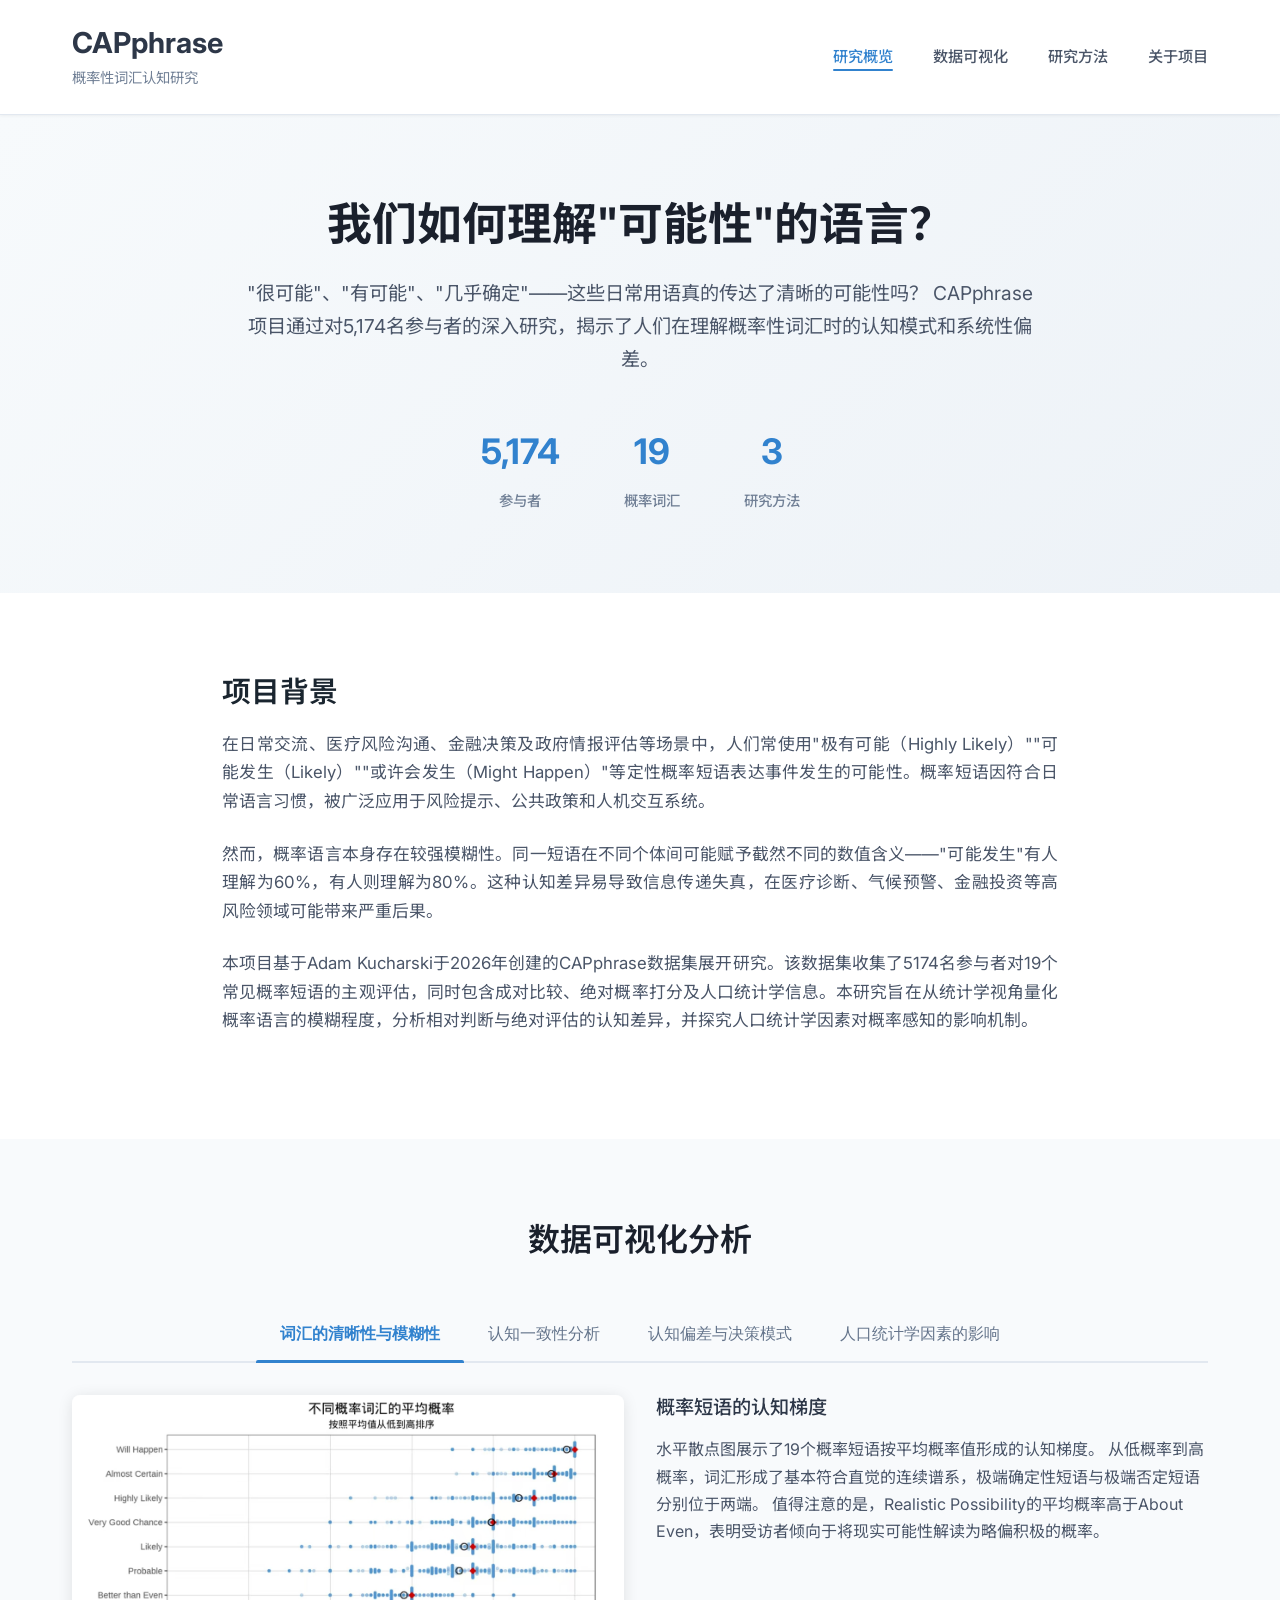
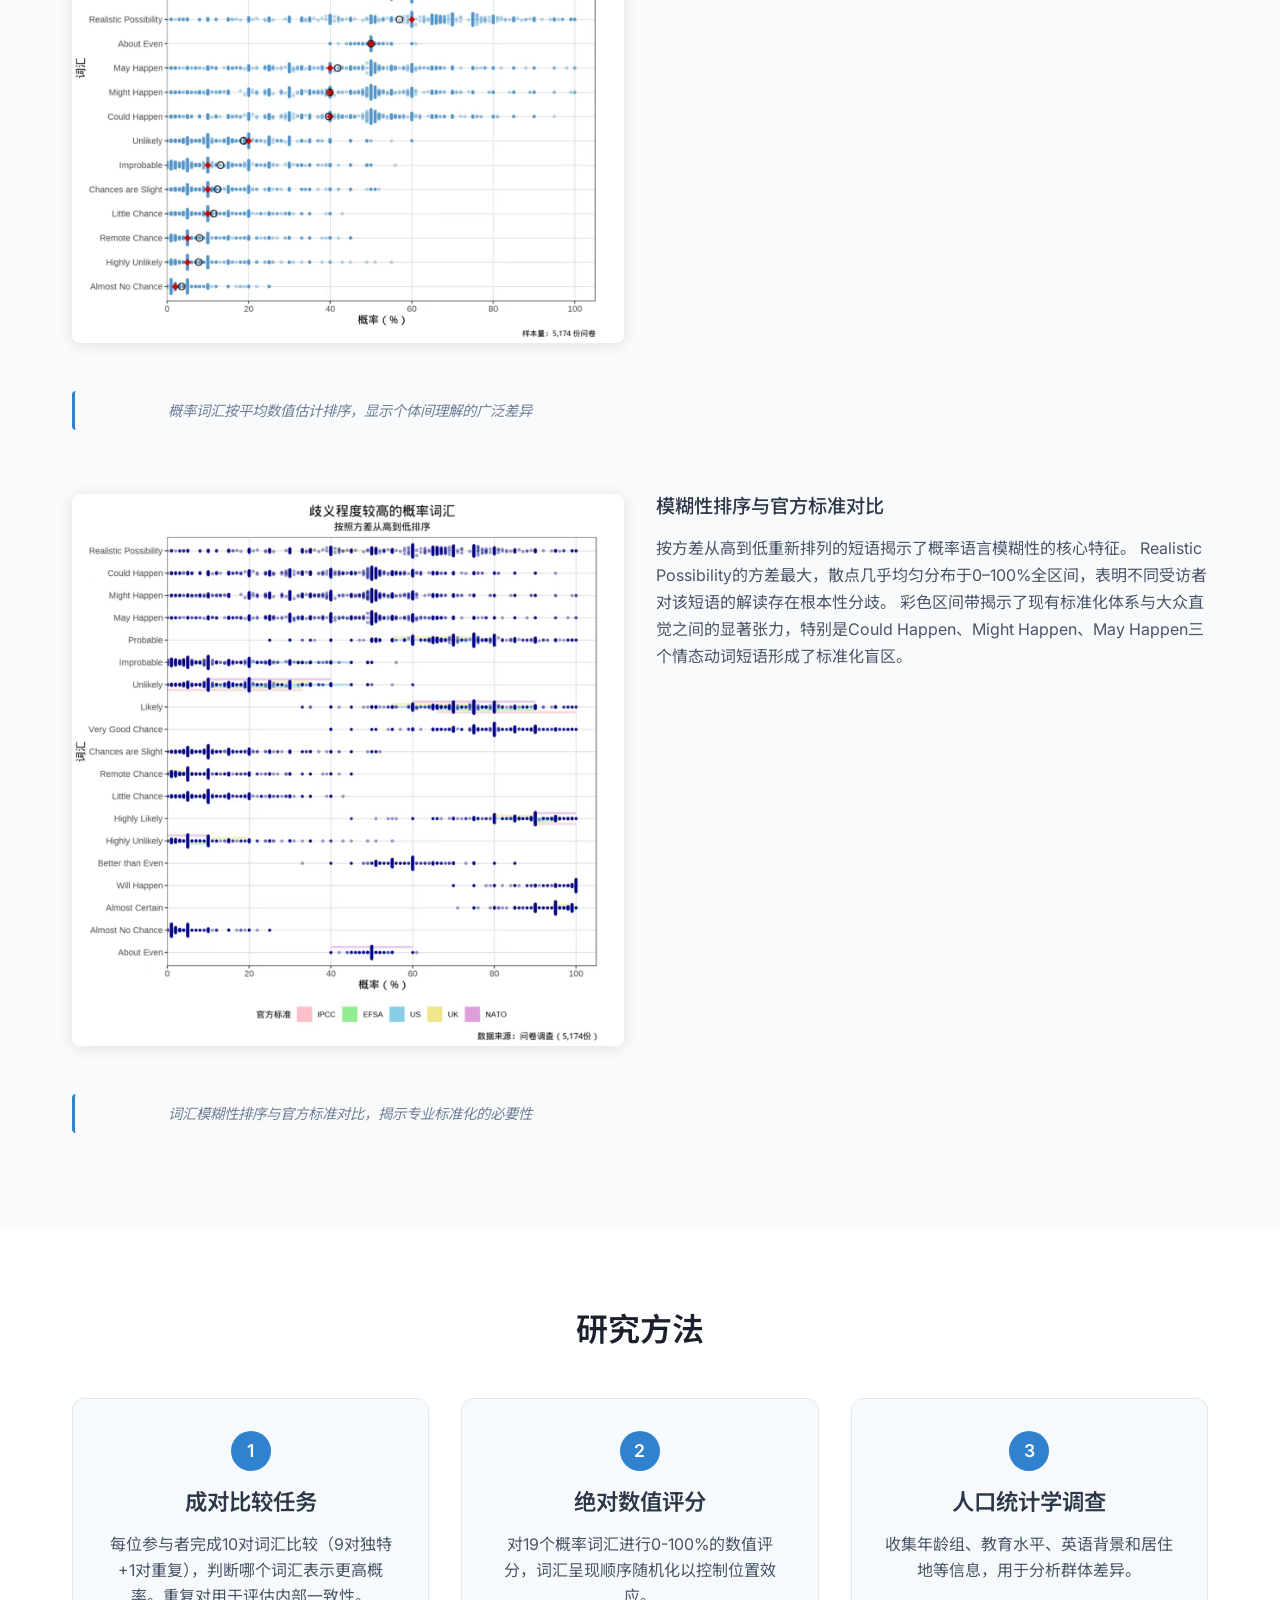
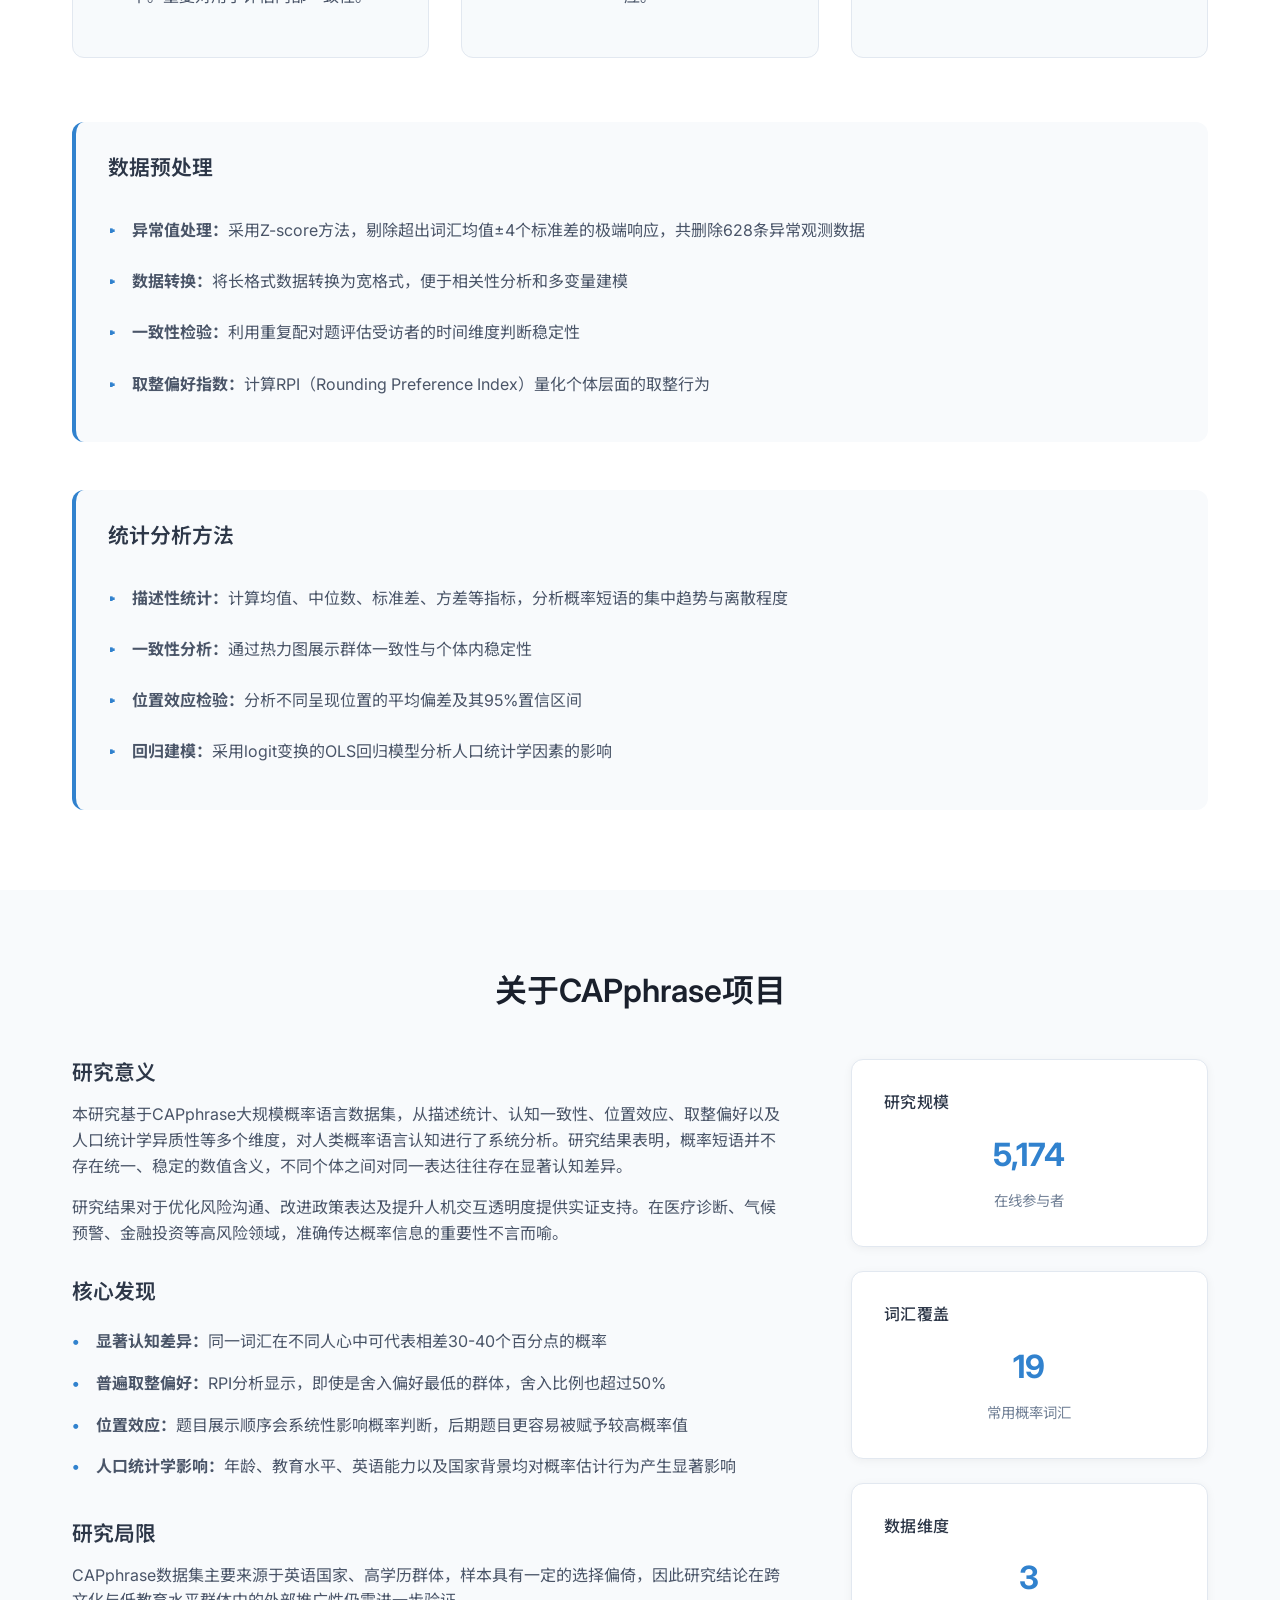
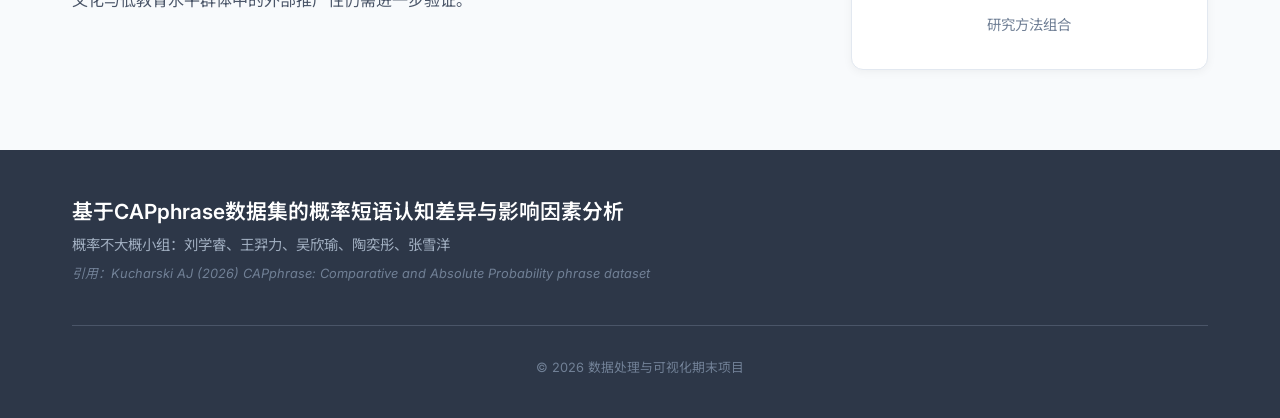
<file: index.html>
<!DOCTYPE html>
<html lang="zh-CN">
<head>
    <meta charset="UTF-8">
    <meta name="viewport" content="width=device-width, initial-scale=1.0">
    <title>基于CAPphrase数据集的概率短语认知差异与影响因素分析</title>
    <meta name="description" content="探索人们如何理解和解释常见概率性词汇的科学研究项目">
    <link rel="stylesheet" href="styles.css">
    <link href="https://fonts.googleapis.com/css2?family=Inter:wght@300;400;500;600;700&family=Noto+Sans+SC:wght@300;400;500;600;700&display=swap" rel="stylesheet">
</head>
<body>
    <header class="header">
        <div class="container">
            <nav class="nav">
                <div class="logo">
                    <h1>CAPphrase</h1>
                    <span class="subtitle">概率性词汇认知研究</span>
                </div>
                <ul class="nav-links">
                    <li><a href="#overview">研究概览</a></li>
                    <li><a href="#visualizations">数据可视化</a></li>
                    <li><a href="#methods">研究方法</a></li>
                    <li><a href="#about">关于项目</a></li>
                </ul>
            </nav>
        </div>
    </header>

    <main>
        <section id="overview" class="hero">
            <div class="container">
                <div class="hero-content">
                    <h2 class="hero-title">我们如何理解"可能性"的语言？</h2>
                    <p class="hero-lead">
                        "很可能"、"有可能"、"几乎确定"——这些日常用语真的传达了清晰的可能性吗？
                        CAPphrase项目通过对5,174名参与者的深入研究，揭示了人们在理解概率性词汇时的认知模式和系统性偏差。
                    </p>
                    <div class="hero-stats">
                        <div class="stat-item">
                            <span class="stat-number">5,174</span>
                            <span class="stat-label">参与者</span>
                        </div>
                        <div class="stat-item">
                            <span class="stat-number">19</span>
                            <span class="stat-label">概率词汇</span>
                        </div>
                        <div class="stat-item">
                            <span class="stat-number">3</span>
                            <span class="stat-label">研究方法</span>
                        </div>
                    </div>
                </div>
            </div>
        </section>

        <section class="intro">
            <div class="container">
                <div class="intro-text-full">
                    <h3>项目背景</h3>
                    <p>
                        在日常交流、医疗风险沟通、金融决策及政府情报评估等场景中，人们常使用"极有可能（Highly Likely）""可能发生（Likely）""或许会发生（Might Happen）"等定性概率短语表达事件发生的可能性。概率短语因符合日常语言习惯，被广泛应用于风险提示、公共政策和人机交互系统。
                    </p>
                    <p>
                        然而，概率语言本身存在较强模糊性。同一短语在不同个体间可能赋予截然不同的数值含义——"可能发生"有人理解为60%，有人则理解为80%。这种认知差异易导致信息传递失真，在医疗诊断、气候预警、金融投资等高风险领域可能带来严重后果。
                    </p>
                    <p>
                        本项目基于Adam Kucharski于2026年创建的CAPphrase数据集展开研究。该数据集收集了5174名参与者对19个常见概率短语的主观评估，同时包含成对比较、绝对概率打分及人口统计学信息。本研究旨在从统计学视角量化概率语言的模糊程度，分析相对判断与绝对评估的认知差异，并探究人口统计学因素对概率感知的影响机制。
                    </p>
                </div>
            </div>
        </section>

        <section id="visualizations" class="visualizations">
            <div class="container">
                <h3 class="section-title">数据可视化分析</h3>

                <!-- Tab Navigation -->
                <div class="viz-tabs">
                    <button class="tab-btn active" onclick="openTab(event, 'clarity')">词汇的清晰性与模糊性</button>
                    <button class="tab-btn" onclick="openTab(event, 'consistency')">认知一致性分析</button>
                    <button class="tab-btn" onclick="openTab(event, 'bias')">认知偏差与决策模式</button>
                    <button class="tab-btn" onclick="openTab(event, 'demographics')">人口统计学因素的影响</button>
                </div>

                <!-- Tab Content -->
                <div class="tab-content">
                    <!-- 词汇排序与模糊性 -->
                    <div id="clarity" class="tab-pane active">
                        <div class="viz-content">
                            <div class="viz-item">
                                <img src="01_words_means.png" alt="按均值排序的概率词汇" class="viz-image">
                                <div class="viz-description">
                                    <h5>概率短语的认知梯度</h5>
                                    <p>
                                        水平散点图展示了19个概率短语按平均概率值形成的认知梯度。
                                        从低概率到高概率，词汇形成了基本符合直觉的连续谱系，极端确定性短语与极端否定短语分别位于两端。
                                        值得注意的是，Realistic Possibility的平均概率高于About Even，表明受访者倾向于将现实可能性解读为略偏积极的概率。
                                    </p>
                                </div>
                                <p class="figure-caption">概率词汇按平均数值估计排序，显示个体间理解的广泛差异</p>
                            </div>

                            <div class="viz-item">
                                <img src="01_words_yardsticks.png" alt="词汇模糊性对比官方标准" class="viz-image">
                                <div class="viz-description">
                                    <h5>模糊性排序与官方标准对比</h5>
                                    <p>
                                        按方差从高到低重新排列的短语揭示了概率语言模糊性的核心特征。
                                        Realistic Possibility的方差最大，散点几乎均匀分布于0–100%全区间，表明不同受访者对该短语的解读存在根本性分歧。
                                        彩色区间带揭示了现有标准化体系与大众直觉之间的显著张力，特别是Could Happen、Might Happen、May Happen三个情态动词短语形成了标准化盲区。
                                    </p>
                                </div>
                                <p class="figure-caption">词汇模糊性排序与官方标准对比，揭示专业标准化的必要性</p>
                            </div>
                        </div>
                    </div>

                    <!-- 一致性分析 -->
                    <div id="consistency" class="tab-pane">
                        <div class="viz-content">
                            <div class="viz-item">
                                <img src="02_inconsistent_pairs.png" alt="成对比较一致性热力图" class="viz-image">
                                <div class="viz-description">
                                    <h5>群体一致性分析</h5>
                                    <p>
                                        热力图展示了所有词对在两两比较中被选择的比率。
                                        语义距离较远的词对（如Almost No Chance与Will Happen）呈现出近乎绝对的群体一致性（接近100%）。
                                        而低概率区与中概率区的相邻词汇（如Little Chance与Chances are Slight、Could Happen与Might Happen）深陷语义纠缠，构成了概率语言理解中最主要的歧义源。
                                    </p>
                                </div>
                                <p class="figure-caption">成对比较一致性热力图，红色表示高不一致性区域</p>
                            </div>

                            <div class="viz-item">
                                <img src="02b_part1_vs_part2_inconsistency.png" alt="比较与绝对判断的不一致性" class="viz-image">
                                <div class="viz-description">
                                    <h5>相对判断vs绝对评估的矛盾</h5>
                                    <p>
                                        热力图展示了同一位受访者在成对比较与绝对打分两种任务下，对同一组词汇排序结果的不一致率。
                                        Improbable、Chances are Slight、Unlikely等低概率区词汇在相对排序与绝对量化之间存在系统性错位。
                                        Could Happen与Might Happen（29%）这类可能性词汇在两种认知任务中极不稳定，体现了词汇本身语义边界模糊时，两种认知系统极易产生矛盾输出。
                                    </p>
                                </div>
                                <p class="figure-caption">成对比较vs绝对评分不一致性，显示不同判断任务的认知差异</p>
                            </div>

                            <div class="viz-item">
                                <img src="02c_repeated_pair_consistency.png" alt="重复测试的内部一致性" class="viz-image">
                                <div class="viz-description">
                                    <h5>个体内稳定性分析</h5>
                                    <p>
                                        通过重复测试设计（第1对与第10对相同，词汇顺序相反），
                                        此图显示了同一受访者在前后两次遇到相同词对时改变选择的比例。
                                        认知摇摆主要出现在中等概率语义相近的词对中，例如Could Happen与Might Happen（31%）是所有词对中个体内不稳定性最高的组合。
                                        这体现了语言本身在这些语义区间缺乏足够的区分度，导致人类的概率直觉无法形成稳定、可重复的排序。
                                    </p>
                                </div>
                                <p class="figure-caption">重复测试一致性分析，揭示时间维度上的判断波动性</p>
                            </div>
                        </div>
                    </div>

                    <!-- 认知偏差 -->
                    <div id="bias" class="tab-pane">
                        <div class="viz-content">
                            <div class="viz-item">
                                <img src="03_position_effect.png" alt="位置效应分析" class="viz-image">
                                <div class="viz-description">
                                    <h5>序列位置效应</h5>
                                    <p>
                                        折线图展示了不同呈现位置相对于词语平均值的平均偏差，呈现显著的阶段性特征。
                                        位置1–4展现初始低估效应（最突出为–1.0%），位置12–18表现出渐进高估效应（峰值+0.7%），
                                        位置19出现终末回归现象。这种尺度漂移现象反映了测验过程中受访者的认知调整和启发式策略变化。
                                    </p>
                                </div>
                                <p class="figure-caption">位置效应分析，显示序列位置对概率判断的系统性影响</p>
                            </div>

                            <div class="viz-item">
                                <img src="07_rounding.png" alt="数值舍入模式" class="viz-image">
                                <div class="viz-description">
                                    <h5>取整偏好分析</h5>
                                    <p>
                                        RPI（取整偏好指数）分析揭示了受访者普遍存在显著的取整倾向。
                                        左图显示末位数字为0的回答占比最高（超过50%），远超均匀分布的10%理论值；
                                        右图显示5174名受访者的取整比例分布呈右偏单峰形态，取整比例在90–100%区间的受访者数量最多。
                                        即使是最低取整比例的群体，其取整比例也普遍高于50%。
                                    </p>
                                </div>
                                <p class="figure-caption">RPI分布与末位数字偏好，揭示普遍的舍入认知倾向</p>
                            </div>
                        </div>
                    </div>

                    <!-- 人口统计学影响 -->
                    <div id="demographics" class="tab-pane">
                        <div class="viz-content">
                            <div class="viz-item">
                                <img src="06_demographics.png" alt="受访者人口统计学特征" class="viz-image">
                                <div class="viz-description">
                                    <h5>人口统计学分布</h5>
                                    <p>
                                        样本呈现特定的选择偏倚：年龄集中于中青年群体（25–64岁占80.6%），教育水平高度偏斜（本科及以上学历占80.0%），
                                        英语母语者占绝对多数（77.2%），盎格鲁-撒克逊文化圈受访者占比超过75%。
                                        这些特征表明样本更接近于高教育水平英语使用者的便利样本，在推断英语国家高知群体时具有较高的内部效度。
                                    </p>
                                </div>
                                <p class="figure-caption">样本人口统计学分布特征</p>
                            </div>

                            <div class="viz-item">
                                <img src="08_demographic_effects_position.png" alt="人口统计学效应分析" class="viz-image">
                                <div class="viz-description">
                                    <h5>人口统计学调节效应</h5>
                                    <p>
                                        基于logit变换的OLS回归分析显示，不同人口统计学特征对概率估计行为产生显著影响。
                                        年龄较大的群体整体更加保守，高学历群体的概率判断更加稳定，
                                        语言能力不足会降低对概率短语的理解准确性，美国受访者显著高于英国参考组。
                                        同时，题目展示顺序存在明显的"位置效应"，中后段题目整体高于前3题参考组。
                                    </p>
                                </div>
                                <p class="figure-caption">人口统计学因素对概率理解的调节效应</p>
                            </div>
                        </div>
                    </div>
                </div>
            </div>
        </section>

        <section id="methods" class="methods">
            <div class="container">
                <h3 class="section-title">研究方法</h3>
                <div class="methods-grid">
                    <div class="method-step">
                        <div class="step-number">1</div>
                        <h4>成对比较任务</h4>
                        <p>每位参与者完成10对词汇比较（9对独特+1对重复），判断哪个词汇表示更高概率。重复对用于评估内部一致性。</p>
                    </div>
                    <div class="method-step">
                        <div class="step-number">2</div>
                        <h4>绝对数值评分</h4>
                        <p>对19个概率词汇进行0-100%的数值评分，词汇呈现顺序随机化以控制位置效应。</p>
                    </div>
                    <div class="method-step">
                        <div class="step-number">3</div>
                        <h4>人口统计学调查</h4>
                        <p>收集年龄组、教育水平、英语背景和居住地等信息，用于分析群体差异。</p>
                    </div>
                </div>

                <div class="methods-details">
                    <h4>数据预处理</h4>
                    <ul class="methods-list">
                        <li><strong>异常值处理：</strong>采用Z-score方法，剔除超出词汇均值±4个标准差的极端响应，共删除628条异常观测数据</li>
                        <li><strong>数据转换：</strong>将长格式数据转换为宽格式，便于相关性分析和多变量建模</li>
                        <li><strong>一致性检验：</strong>利用重复配对题评估受访者的时间维度判断稳定性</li>
                        <li><strong>取整偏好指数：</strong>计算RPI（Rounding Preference Index）量化个体层面的取整行为</li>
                    </ul>
                </div>

                <div class="methods-details">
                    <h4>统计分析方法</h4>
                    <ul class="methods-list">
                        <li><strong>描述性统计：</strong>计算均值、中位数、标准差、方差等指标，分析概率短语的集中趋势与离散程度</li>
                        <li><strong>一致性分析：</strong>通过热力图展示群体一致性与个体内稳定性</li>
                        <li><strong>位置效应检验：</strong>分析不同呈现位置的平均偏差及其95%置信区间</li>
                        <li><strong>回归建模：</strong>采用logit变换的OLS回归模型分析人口统计学因素的影响</li>
                    </ul>
                </div>
            </div>
        </section>

        <section id="about" class="about">
            <div class="container">
                <div class="about-content">
                    <h3 class="section-title">关于CAPphrase项目</h3>
                    <div class="about-grid">
                        <div class="about-text">
                            <h4>研究意义</h4>
                            <p>
                                本研究基于CAPphrase大规模概率语言数据集，从描述统计、认知一致性、位置效应、取整偏好以及人口统计学异质性等多个维度，对人类概率语言认知进行了系统分析。研究结果表明，概率短语并不存在统一、稳定的数值含义，不同个体之间对同一表达往往存在显著认知差异。
                            </p>
                            <p>
                                研究结果对于优化风险沟通、改进政策表达及提升人机交互透明度提供实证支持。在医疗诊断、气候预警、金融投资等高风险领域，准确传达概率信息的重要性不言而喻。
                            </p>

                            <h4>核心发现</h4>
                            <ul>
                                <li><strong>显著认知差异：</strong>同一词汇在不同人心中可代表相差30-40个百分点的概率</li>
                                <li><strong>普遍取整偏好：</strong>RPI分析显示，即使是舍入偏好最低的群体，舍入比例也超过50%</li>
                                <li><strong>位置效应：</strong>题目展示顺序会系统性影响概率判断，后期题目更容易被赋予较高概率值</li>
                                <li><strong>人口统计学影响：</strong>年龄、教育水平、英语能力以及国家背景均对概率估计行为产生显著影响</li>
                            </ul>

                            <h4>研究局限</h4>
                            <p>
                                CAPphrase数据集主要来源于英语国家、高学历群体，样本具有一定的选择偏倚，因此研究结论在跨文化与低教育水平群体中的外部推广性仍需进一步验证。
                            </p>

                        </div>

                        <div class="about-stats">
                            <div class="stat-card">
                                <h5>研究规模</h5>
                                <div class="stat-detail">
                                    <span class="stat-value">5,174</span>
                                    <span class="stat-desc">在线参与者</span>
                                </div>
                            </div>
                            <div class="stat-card">
                                <h5>词汇覆盖</h5>
                                <div class="stat-detail">
                                    <span class="stat-value">19</span>
                                    <span class="stat-desc">常用概率词汇</span>
                                </div>
                            </div>
                            <div class="stat-card">
                                <h5>数据维度</h5>
                                <div class="stat-detail">
                                    <span class="stat-value">3</span>
                                    <span class="stat-desc">研究方法组合</span>
                                </div>
                            </div>
                        </div>
                    </div>
                </div>
            </div>
        </section>
    </main>

    <footer class="footer">
        <div class="container">
            <div class="footer-content">
                <div class="footer-info">
                    <h4>基于CAPphrase数据集的概率短语认知差异与影响因素分析</h4>
                    <p>概率不大概小组：刘学睿、王羿力、吴欣瑜、陶奕彤、张雪洋</p>
                    <p class="citation">引用：Kucharski AJ (2026) CAPphrase: Comparative and Absolute Probability phrase dataset</p>
                </div>
                <div class="footer-links">
                </div>
            </div>
            <div class="footer-bottom">
                <p>&copy; 2026 数据处理与可视化期末项目</p>
            </div>
        </div>
    </footer>

    <script src="script.js"></script>
</body>
</html>
</file>
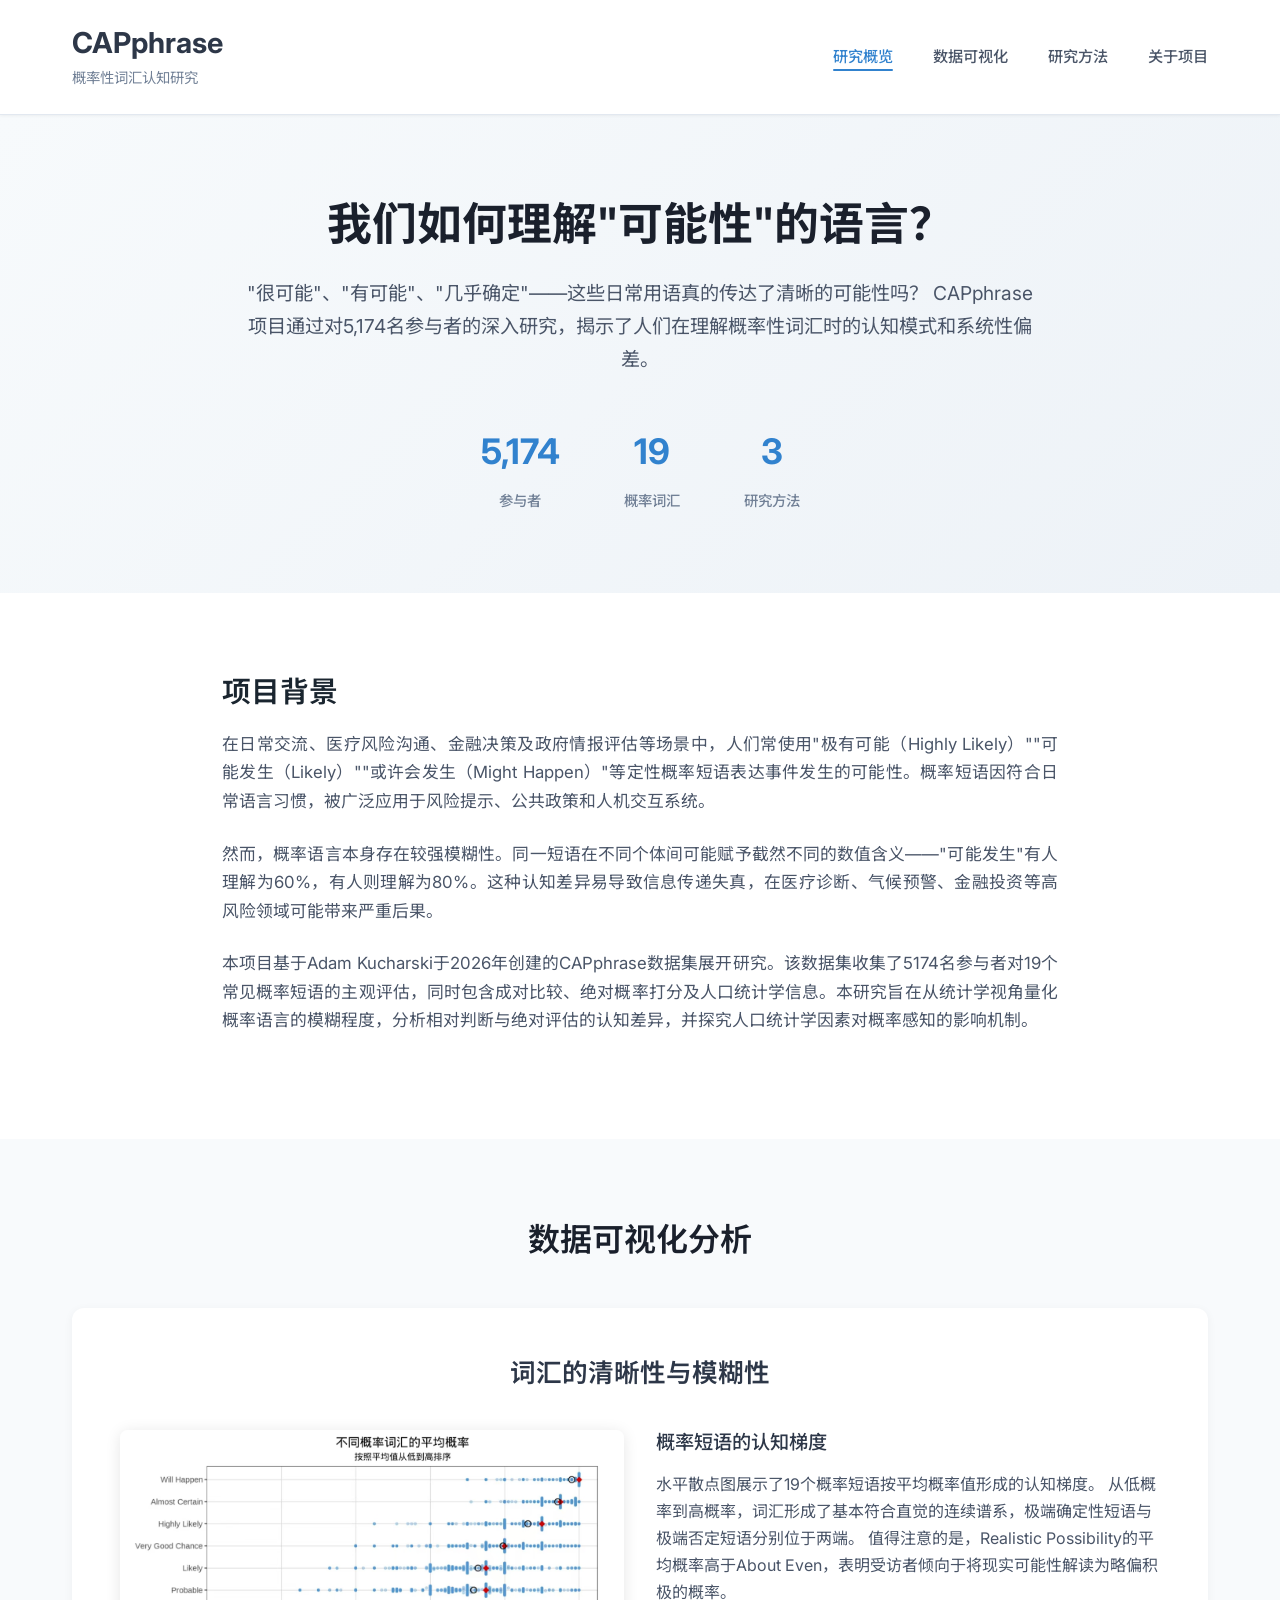
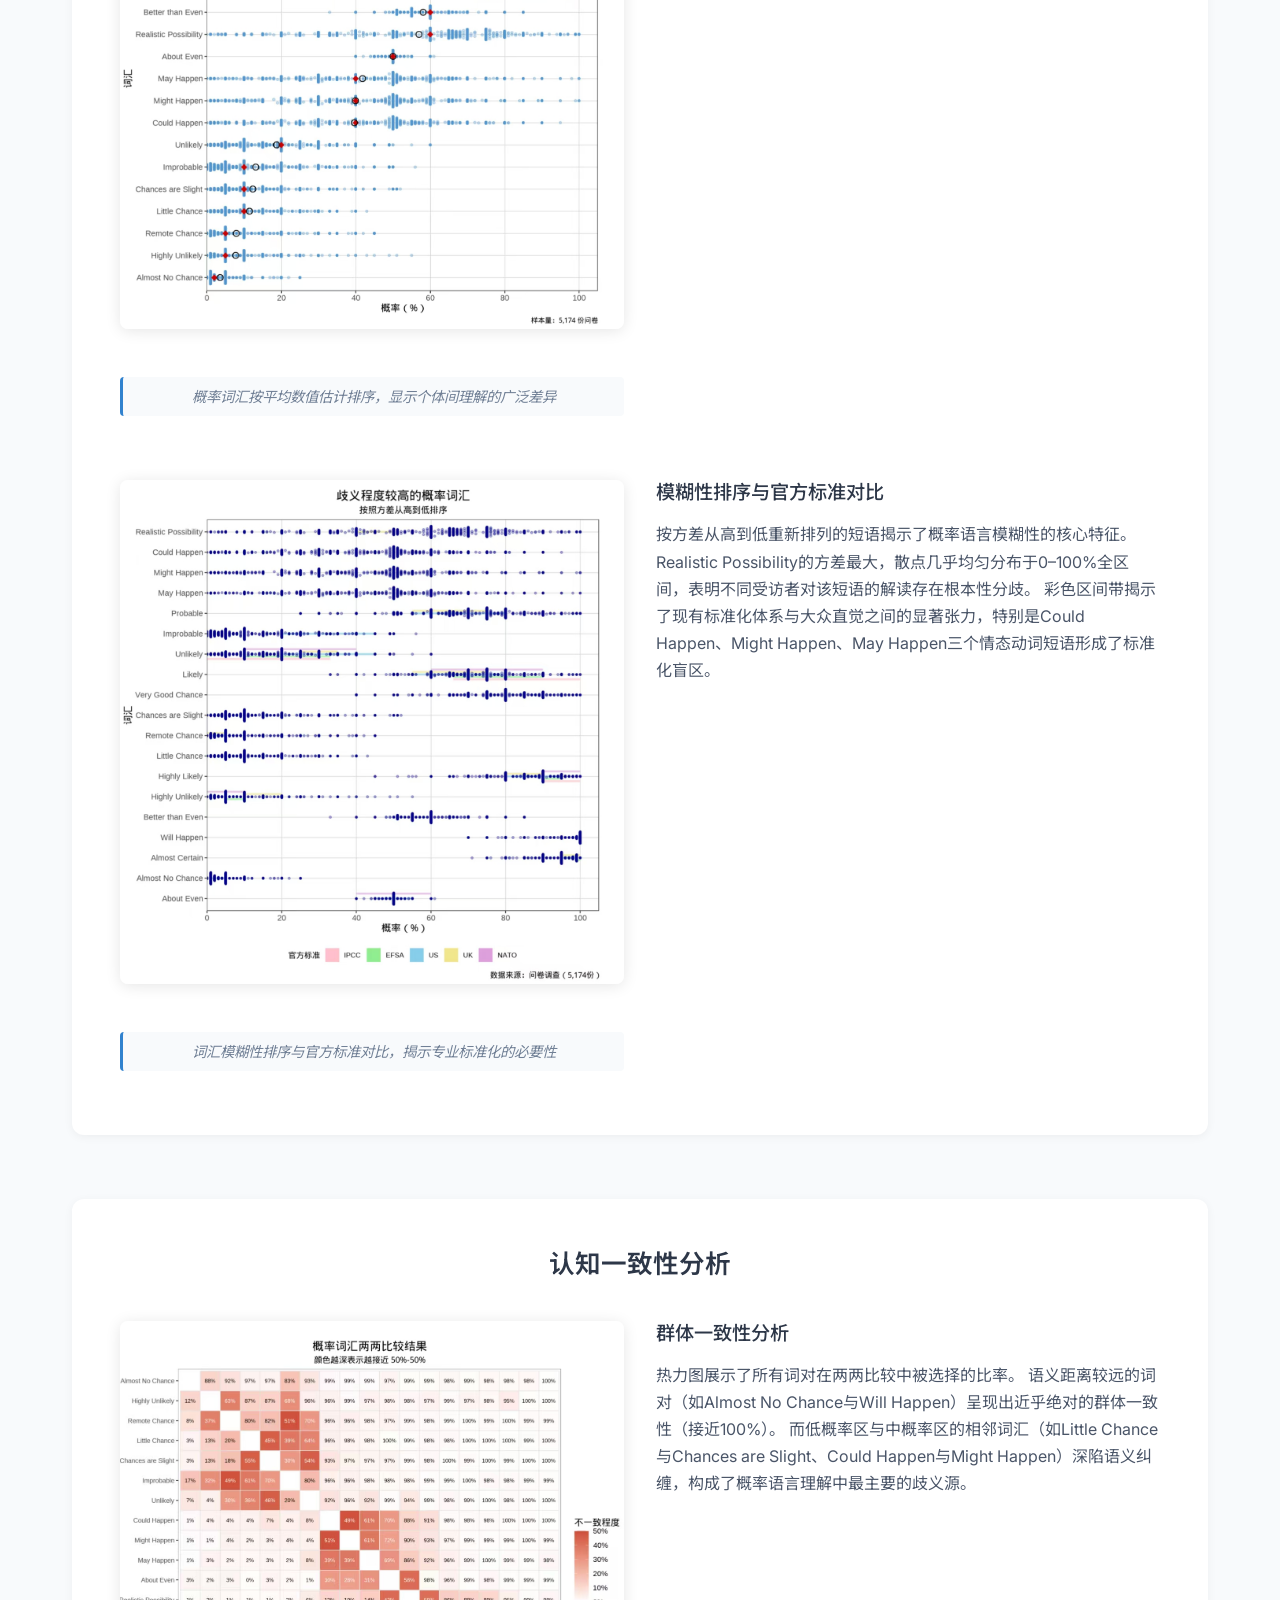
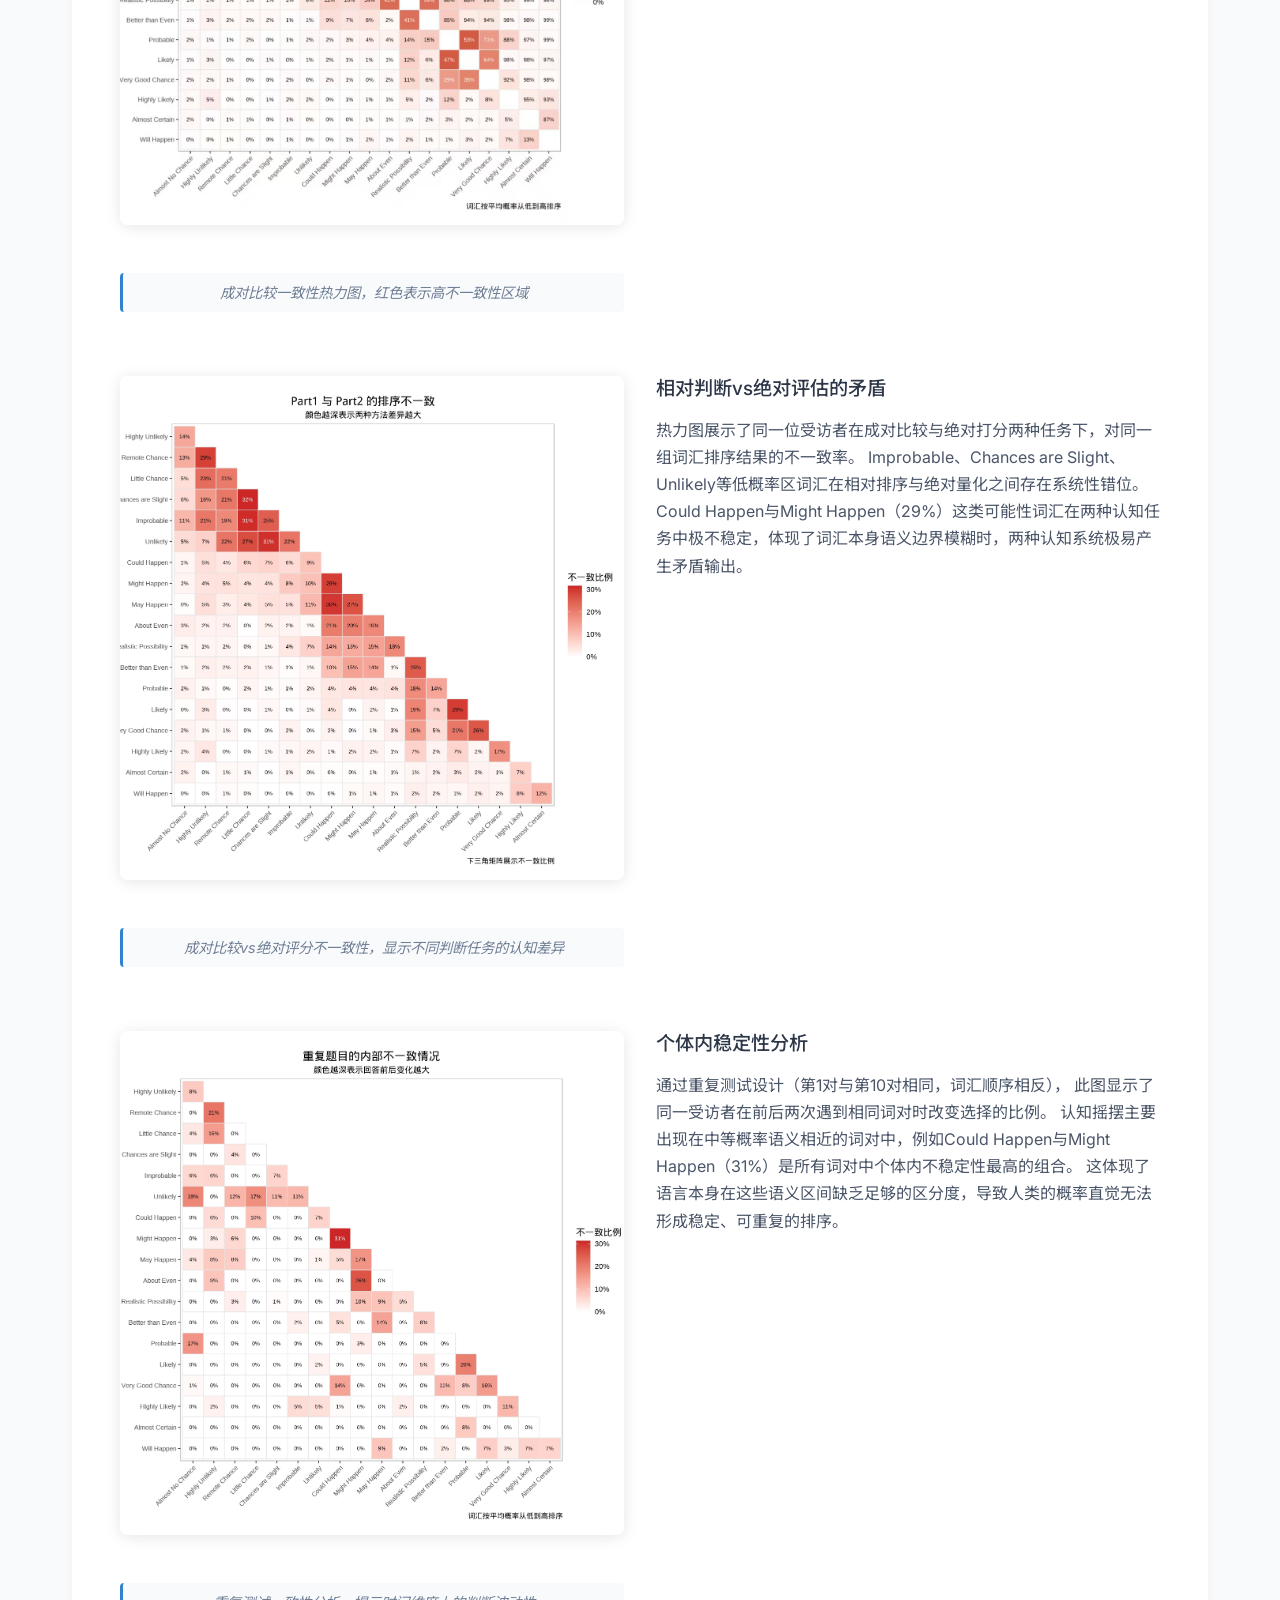
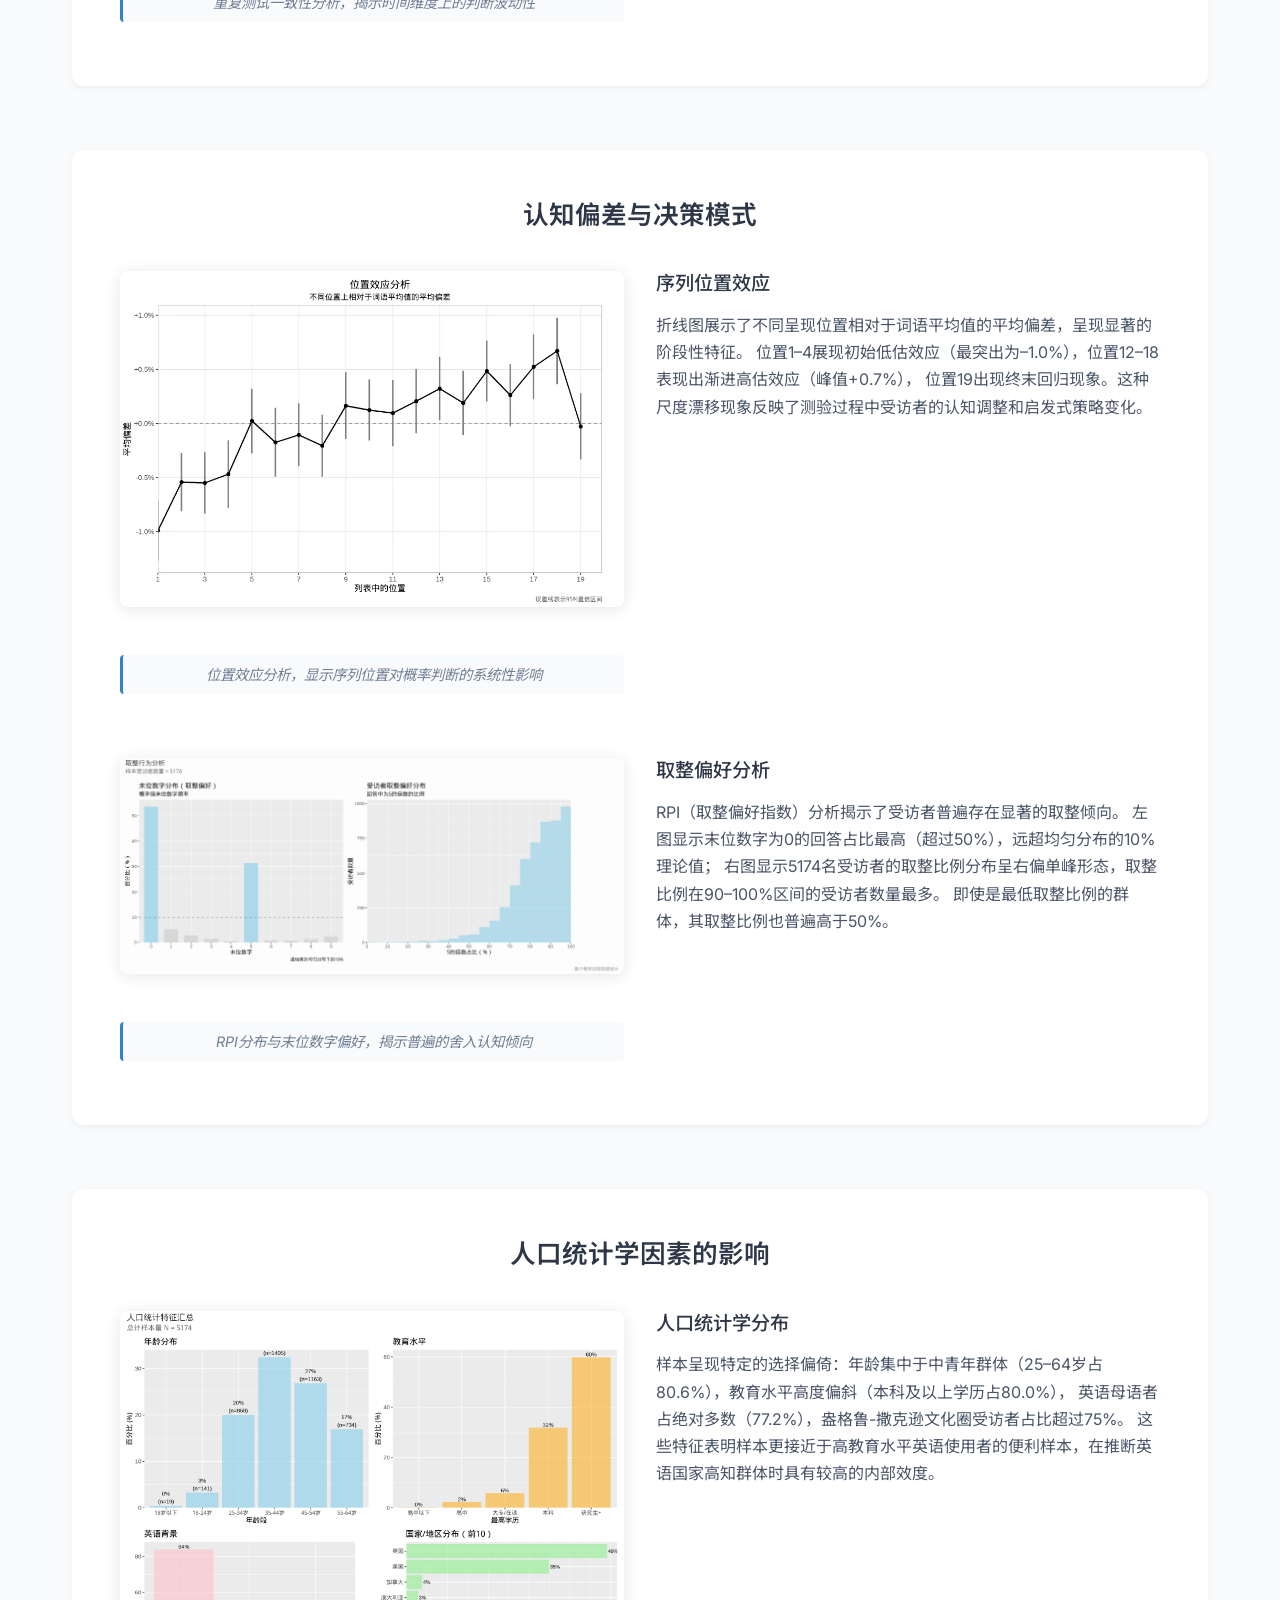
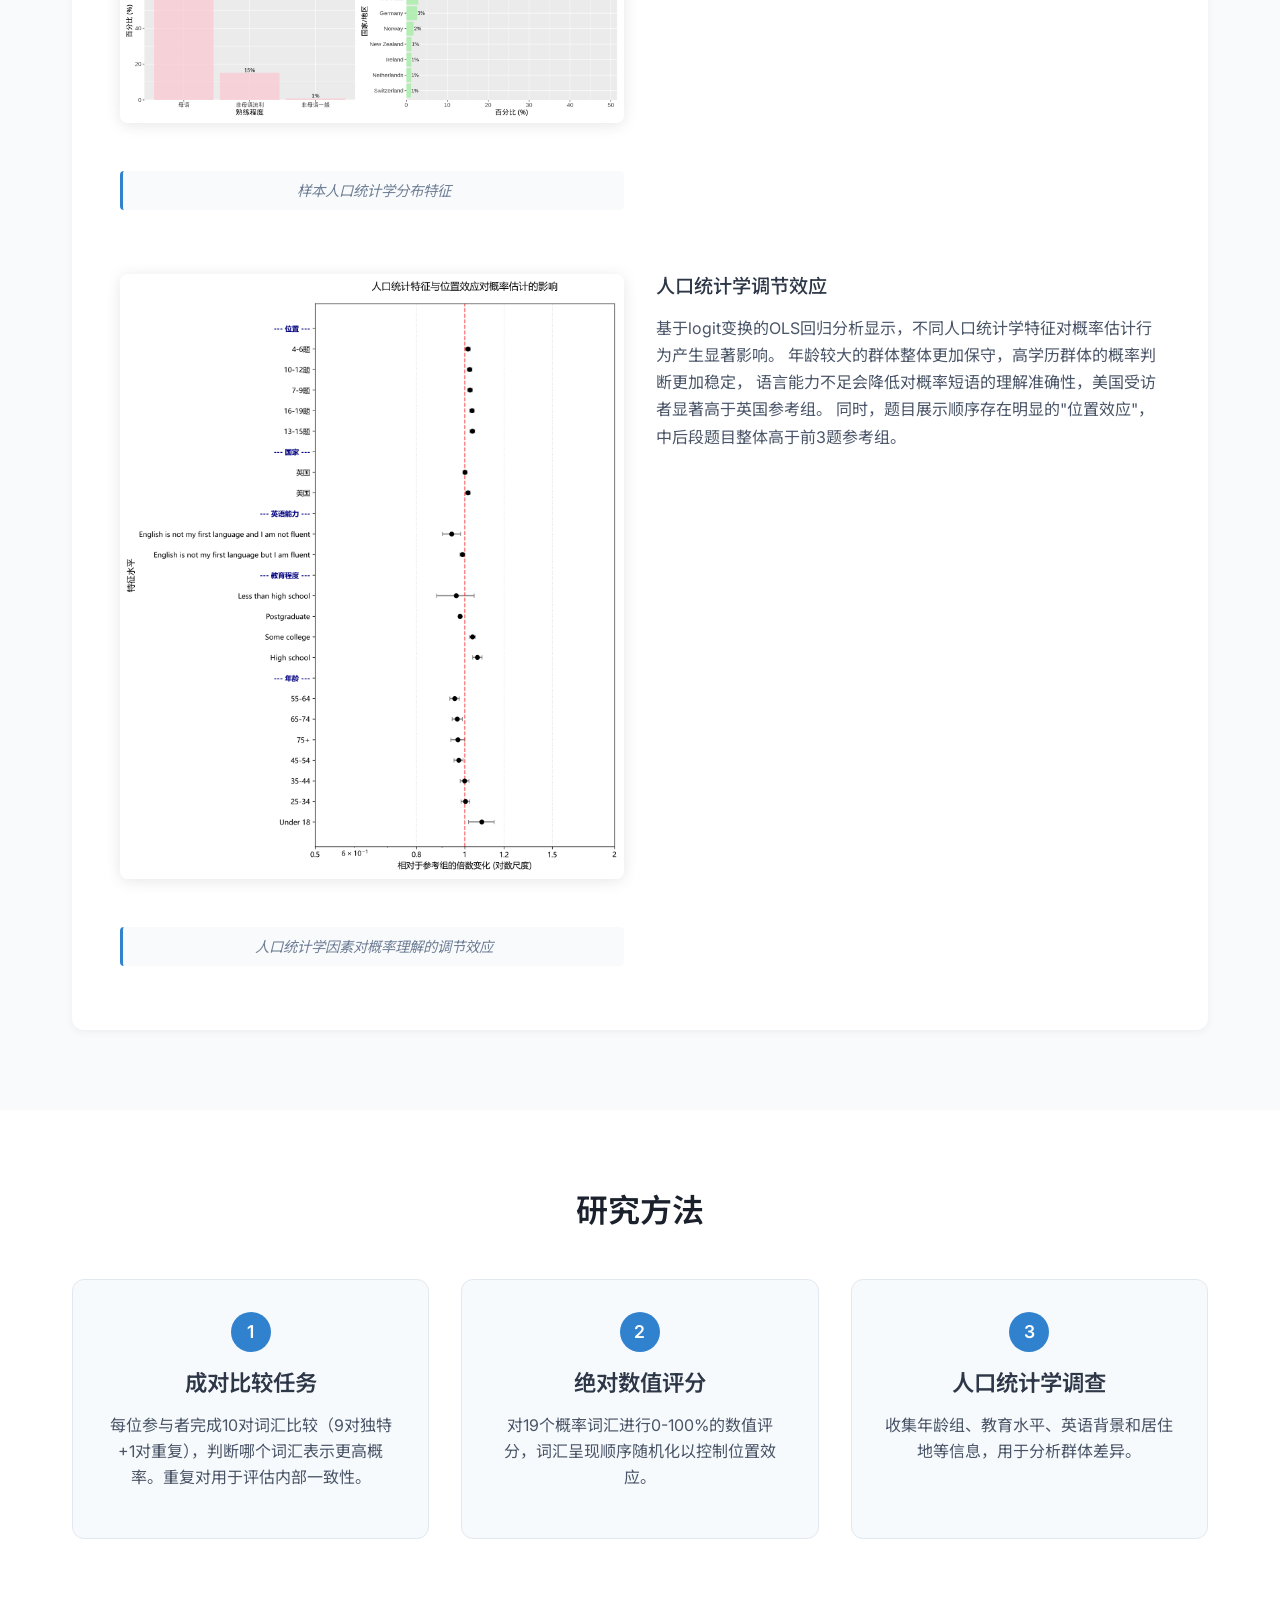
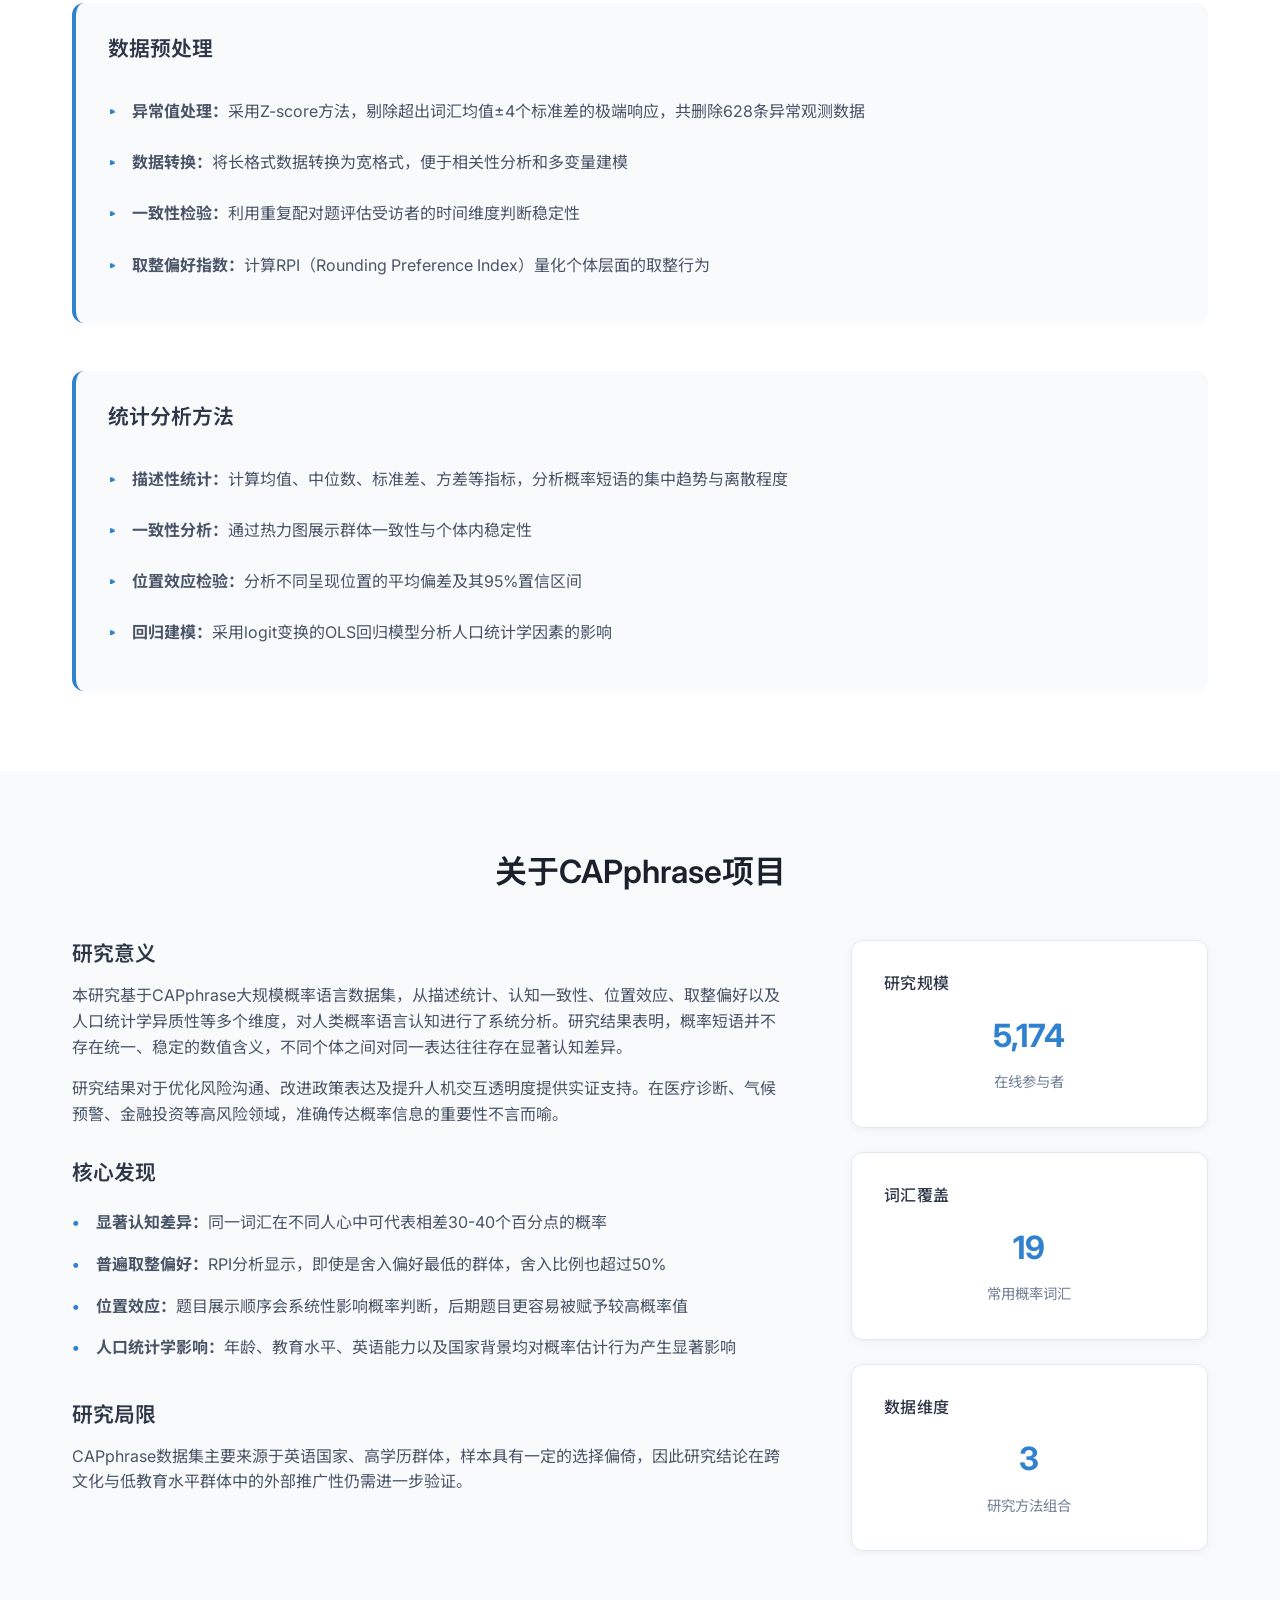
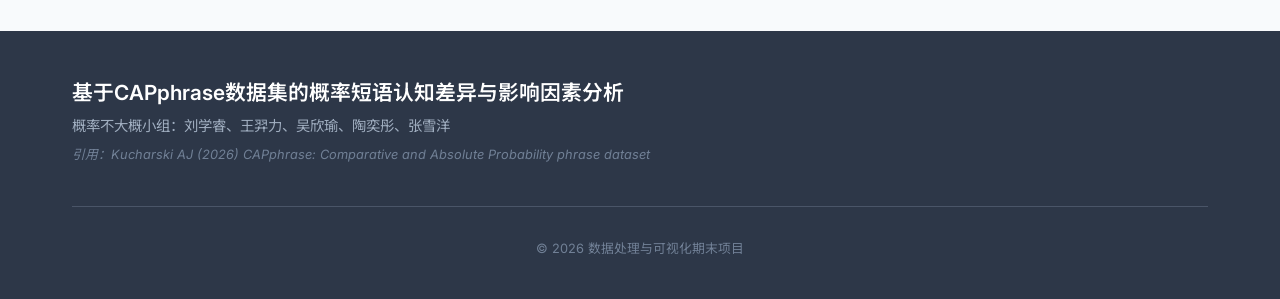
<file: CAPphrase.html>
<!DOCTYPE html>
<html lang="zh-CN">
<head>
    <meta charset="UTF-8">
    <meta name="viewport" content="width=device-width, initial-scale=1.0">
    <title>基于CAPphrase数据集的概率短语认知差异与影响因素分析</title>
    <meta name="description" content="探索人们如何理解和解释常见概率性词汇的科学研究项目">
    <link rel="stylesheet" href="styles.css">
    <link href="https://fonts.googleapis.com/css2?family=Inter:wght@300;400;500;600;700&family=Noto+Sans+SC:wght@300;400;500;600;700&display=swap" rel="stylesheet">
</head>
<body>
    <header class="header">
        <div class="container">
            <nav class="nav">
                <div class="logo">
                    <h1>CAPphrase</h1>
                    <span class="subtitle">概率性词汇认知研究</span>
                </div>
                <ul class="nav-links">
                    <li><a href="#overview">研究概览</a></li>
                    <li><a href="#visualizations">数据可视化</a></li>
                    <li><a href="#methods">研究方法</a></li>
                    <li><a href="#about">关于项目</a></li>
                </ul>
            </nav>
        </div>
    </header>

    <main>
        <section id="overview" class="hero">
            <div class="container">
                <div class="hero-content">
                    <h2 class="hero-title">我们如何理解"可能性"的语言？</h2>
                    <p class="hero-lead">
                        "很可能"、"有可能"、"几乎确定"——这些日常用语真的传达了清晰的可能性吗？
                        CAPphrase项目通过对5,174名参与者的深入研究，揭示了人们在理解概率性词汇时的认知模式和系统性偏差。
                    </p>
                    <div class="hero-stats">
                        <div class="stat-item">
                            <span class="stat-number">5,174</span>
                            <span class="stat-label">参与者</span>
                        </div>
                        <div class="stat-item">
                            <span class="stat-number">19</span>
                            <span class="stat-label">概率词汇</span>
                        </div>
                        <div class="stat-item">
                            <span class="stat-number">3</span>
                            <span class="stat-label">研究方法</span>
                        </div>
                    </div>
                </div>
            </div>
        </section>

        <section class="intro">
            <div class="container">
                <div class="intro-text-full">
                    <h3>项目背景</h3>
                    <p>
                        在日常交流、医疗风险沟通、金融决策及政府情报评估等场景中，人们常使用"极有可能（Highly Likely）""可能发生（Likely）""或许会发生（Might Happen）"等定性概率短语表达事件发生的可能性。概率短语因符合日常语言习惯，被广泛应用于风险提示、公共政策和人机交互系统。
                    </p>
                    <p>
                        然而，概率语言本身存在较强模糊性。同一短语在不同个体间可能赋予截然不同的数值含义——"可能发生"有人理解为60%，有人则理解为80%。这种认知差异易导致信息传递失真，在医疗诊断、气候预警、金融投资等高风险领域可能带来严重后果。
                    </p>
                    <p>
                        本项目基于Adam Kucharski于2026年创建的CAPphrase数据集展开研究。该数据集收集了5174名参与者对19个常见概率短语的主观评估，同时包含成对比较、绝对概率打分及人口统计学信息。本研究旨在从统计学视角量化概率语言的模糊程度，分析相对判断与绝对评估的认知差异，并探究人口统计学因素对概率感知的影响机制。
                    </p>
                </div>
            </div>
        </section>

        <section id="visualizations" class="visualizations">
            <div class="container">
                <h3 class="section-title">数据可视化分析</h3>

                <div class="viz-grid">
                    <!-- 词汇排序与模糊性 -->
                    <div class="viz-section">
                        <h4 class="viz-title">词汇的清晰性与模糊性</h4>
                        <div class="viz-content">
                            <div class="viz-item">
                                <img src="01_words_means.png" alt="按均值排序的概率词汇" class="viz-image">
                                <div class="viz-description">
                                    <h5>概率短语的认知梯度</h5>
                                    <p>
                                        水平散点图展示了19个概率短语按平均概率值形成的认知梯度。
                                        从低概率到高概率，词汇形成了基本符合直觉的连续谱系，极端确定性短语与极端否定短语分别位于两端。
                                        值得注意的是，Realistic Possibility的平均概率高于About Even，表明受访者倾向于将现实可能性解读为略偏积极的概率。
                                    </p>
                                </div>
                                <p class="figure-caption">概率词汇按平均数值估计排序，显示个体间理解的广泛差异</p>
                            </div>

                            <div class="viz-item">
                                <img src="01_words_yardsticks.png" alt="词汇模糊性对比官方标准" class="viz-image">
                                <div class="viz-description">
                                    <h5>模糊性排序与官方标准对比</h5>
                                    <p>
                                        按方差从高到低重新排列的短语揭示了概率语言模糊性的核心特征。
                                        Realistic Possibility的方差最大，散点几乎均匀分布于0–100%全区间，表明不同受访者对该短语的解读存在根本性分歧。
                                        彩色区间带揭示了现有标准化体系与大众直觉之间的显著张力，特别是Could Happen、Might Happen、May Happen三个情态动词短语形成了标准化盲区。
                                    </p>
                                </div>
                                <p class="figure-caption">词汇模糊性排序与官方标准对比，揭示专业标准化的必要性</p>
                            </div>
                        </div>
                    </div>

                    <!-- 一致性分析 -->
                    <div class="viz-section">
                        <h4 class="viz-title">认知一致性分析</h4>
                        <div class="viz-content">
                            <div class="viz-item">
                                <img src="02_inconsistent_pairs.png" alt="成对比较一致性热力图" class="viz-image">
                                <div class="viz-description">
                                    <h5>群体一致性分析</h5>
                                    <p>
                                        热力图展示了所有词对在两两比较中被选择的比率。
                                        语义距离较远的词对（如Almost No Chance与Will Happen）呈现出近乎绝对的群体一致性（接近100%）。
                                        而低概率区与中概率区的相邻词汇（如Little Chance与Chances are Slight、Could Happen与Might Happen）深陷语义纠缠，构成了概率语言理解中最主要的歧义源。
                                    </p>
                                </div>
                                <p class="figure-caption">成对比较一致性热力图，红色表示高不一致性区域</p>
                            </div>

                            <div class="viz-item">
                                <img src="02b_part1_vs_part2_inconsistency.png" alt="比较与绝对判断的不一致性" class="viz-image">
                                <div class="viz-description">
                                    <h5>相对判断vs绝对评估的矛盾</h5>
                                    <p>
                                        热力图展示了同一位受访者在成对比较与绝对打分两种任务下，对同一组词汇排序结果的不一致率。
                                        Improbable、Chances are Slight、Unlikely等低概率区词汇在相对排序与绝对量化之间存在系统性错位。
                                        Could Happen与Might Happen（29%）这类可能性词汇在两种认知任务中极不稳定，体现了词汇本身语义边界模糊时，两种认知系统极易产生矛盾输出。
                                    </p>
                                </div>
                                <p class="figure-caption">成对比较vs绝对评分不一致性，显示不同判断任务的认知差异</p>
                            </div>

                            <div class="viz-item">
                                <img src="02c_repeated_pair_consistency.png" alt="重复测试的内部一致性" class="viz-image">
                                <div class="viz-description">
                                    <h5>个体内稳定性分析</h5>
                                    <p>
                                        通过重复测试设计（第1对与第10对相同，词汇顺序相反），
                                        此图显示了同一受访者在前后两次遇到相同词对时改变选择的比例。
                                        认知摇摆主要出现在中等概率语义相近的词对中，例如Could Happen与Might Happen（31%）是所有词对中个体内不稳定性最高的组合。
                                        这体现了语言本身在这些语义区间缺乏足够的区分度，导致人类的概率直觉无法形成稳定、可重复的排序。
                                    </p>
                                </div>
                                <p class="figure-caption">重复测试一致性分析，揭示时间维度上的判断波动性</p>
                            </div>
                        </div>
                    </div>

                    <!-- 认知偏差 -->
                    <div class="viz-section">
                        <h4 class="viz-title">认知偏差与决策模式</h4>
                        <div class="viz-content">
                            <div class="viz-item">
                                <img src="03_position_effect.png" alt="位置效应分析" class="viz-image">
                                <div class="viz-description">
                                    <h5>序列位置效应</h5>
                                    <p>
                                        折线图展示了不同呈现位置相对于词语平均值的平均偏差，呈现显著的阶段性特征。
                                        位置1–4展现初始低估效应（最突出为–1.0%），位置12–18表现出渐进高估效应（峰值+0.7%），
                                        位置19出现终末回归现象。这种尺度漂移现象反映了测验过程中受访者的认知调整和启发式策略变化。
                                    </p>
                                </div>
                                <p class="figure-caption">位置效应分析，显示序列位置对概率判断的系统性影响</p>
                            </div>

                            <div class="viz-item">
                                <img src="07_rounding.png" alt="数值舍入模式" class="viz-image">
                                <div class="viz-description">
                                    <h5>取整偏好分析</h5>
                                    <p>
                                        RPI（取整偏好指数）分析揭示了受访者普遍存在显著的取整倾向。
                                        左图显示末位数字为0的回答占比最高（超过50%），远超均匀分布的10%理论值；
                                        右图显示5174名受访者的取整比例分布呈右偏单峰形态，取整比例在90–100%区间的受访者数量最多。
                                        即使是最低取整比例的群体，其取整比例也普遍高于50%。
                                    </p>
                                </div>
                                <p class="figure-caption">RPI分布与末位数字偏好，揭示普遍的舍入认知倾向</p>
                            </div>
                        </div>
                    </div>

                    <!-- 人口统计学影响 -->
                    <div class="viz-section">
                        <h4 class="viz-title">人口统计学因素的影响</h4>
                        <div class="viz-content">
                            <div class="viz-item">
                                <img src="06_demographics.png" alt="受访者人口统计学特征" class="viz-image">
                                <div class="viz-description">
                                    <h5>人口统计学分布</h5>
                                    <p>
                                        样本呈现特定的选择偏倚：年龄集中于中青年群体（25–64岁占80.6%），教育水平高度偏斜（本科及以上学历占80.0%），
                                        英语母语者占绝对多数（77.2%），盎格鲁-撒克逊文化圈受访者占比超过75%。
                                        这些特征表明样本更接近于高教育水平英语使用者的便利样本，在推断英语国家高知群体时具有较高的内部效度。
                                    </p>
                                </div>
                                <p class="figure-caption">样本人口统计学分布特征</p>
                            </div>

                            <div class="viz-item">
                                <img src="08_demographic_effects_position.png" alt="人口统计学效应分析" class="viz-image">
                                <div class="viz-description">
                                    <h5>人口统计学调节效应</h5>
                                    <p>
                                        基于logit变换的OLS回归分析显示，不同人口统计学特征对概率估计行为产生显著影响。
                                        年龄较大的群体整体更加保守，高学历群体的概率判断更加稳定，
                                        语言能力不足会降低对概率短语的理解准确性，美国受访者显著高于英国参考组。
                                        同时，题目展示顺序存在明显的"位置效应"，中后段题目整体高于前3题参考组。
                                    </p>
                                </div>
                                <p class="figure-caption">人口统计学因素对概率理解的调节效应</p>
                            </div>
                        </div>
                    </div>
                </div>
            </div>
        </section>

        <section id="methods" class="methods">
            <div class="container">
                <h3 class="section-title">研究方法</h3>
                <div class="methods-grid">
                    <div class="method-step">
                        <div class="step-number">1</div>
                        <h4>成对比较任务</h4>
                        <p>每位参与者完成10对词汇比较（9对独特+1对重复），判断哪个词汇表示更高概率。重复对用于评估内部一致性。</p>
                    </div>
                    <div class="method-step">
                        <div class="step-number">2</div>
                        <h4>绝对数值评分</h4>
                        <p>对19个概率词汇进行0-100%的数值评分，词汇呈现顺序随机化以控制位置效应。</p>
                    </div>
                    <div class="method-step">
                        <div class="step-number">3</div>
                        <h4>人口统计学调查</h4>
                        <p>收集年龄组、教育水平、英语背景和居住地等信息，用于分析群体差异。</p>
                    </div>
                </div>

                <div class="methods-details">
                    <h4>数据预处理</h4>
                    <ul class="methods-list">
                        <li><strong>异常值处理：</strong>采用Z-score方法，剔除超出词汇均值±4个标准差的极端响应，共删除628条异常观测数据</li>
                        <li><strong>数据转换：</strong>将长格式数据转换为宽格式，便于相关性分析和多变量建模</li>
                        <li><strong>一致性检验：</strong>利用重复配对题评估受访者的时间维度判断稳定性</li>
                        <li><strong>取整偏好指数：</strong>计算RPI（Rounding Preference Index）量化个体层面的取整行为</li>
                    </ul>
                </div>

                <div class="methods-details">
                    <h4>统计分析方法</h4>
                    <ul class="methods-list">
                        <li><strong>描述性统计：</strong>计算均值、中位数、标准差、方差等指标，分析概率短语的集中趋势与离散程度</li>
                        <li><strong>一致性分析：</strong>通过热力图展示群体一致性与个体内稳定性</li>
                        <li><strong>位置效应检验：</strong>分析不同呈现位置的平均偏差及其95%置信区间</li>
                        <li><strong>回归建模：</strong>采用logit变换的OLS回归模型分析人口统计学因素的影响</li>
                    </ul>
                </div>
            </div>
        </section>

        <section id="about" class="about">
            <div class="container">
                <div class="about-content">
                    <h3 class="section-title">关于CAPphrase项目</h3>
                    <div class="about-grid">
                        <div class="about-text">
                            <h4>研究意义</h4>
                            <p>
                                本研究基于CAPphrase大规模概率语言数据集，从描述统计、认知一致性、位置效应、取整偏好以及人口统计学异质性等多个维度，对人类概率语言认知进行了系统分析。研究结果表明，概率短语并不存在统一、稳定的数值含义，不同个体之间对同一表达往往存在显著认知差异。
                            </p>
                            <p>
                                研究结果对于优化风险沟通、改进政策表达及提升人机交互透明度提供实证支持。在医疗诊断、气候预警、金融投资等高风险领域，准确传达概率信息的重要性不言而喻。
                            </p>

                            <h4>核心发现</h4>
                            <ul>
                                <li><strong>显著认知差异：</strong>同一词汇在不同人心中可代表相差30-40个百分点的概率</li>
                                <li><strong>普遍取整偏好：</strong>RPI分析显示，即使是舍入偏好最低的群体，舍入比例也超过50%</li>
                                <li><strong>位置效应：</strong>题目展示顺序会系统性影响概率判断，后期题目更容易被赋予较高概率值</li>
                                <li><strong>人口统计学影响：</strong>年龄、教育水平、英语能力以及国家背景均对概率估计行为产生显著影响</li>
                            </ul>

                            <h4>研究局限</h4>
                            <p>
                                CAPphrase数据集主要来源于英语国家、高学历群体，样本具有一定的选择偏倚，因此研究结论在跨文化与低教育水平群体中的外部推广性仍需进一步验证。
                            </p>

                        </div>

                        <div class="about-stats">
                            <div class="stat-card">
                                <h5>研究规模</h5>
                                <div class="stat-detail">
                                    <span class="stat-value">5,174</span>
                                    <span class="stat-desc">在线参与者</span>
                                </div>
                            </div>
                            <div class="stat-card">
                                <h5>词汇覆盖</h5>
                                <div class="stat-detail">
                                    <span class="stat-value">19</span>
                                    <span class="stat-desc">常用概率词汇</span>
                                </div>
                            </div>
                            <div class="stat-card">
                                <h5>数据维度</h5>
                                <div class="stat-detail">
                                    <span class="stat-value">3</span>
                                    <span class="stat-desc">研究方法组合</span>
                                </div>
                            </div>
                        </div>
                    </div>
                </div>
            </div>
        </section>
    </main>

    <footer class="footer">
        <div class="container">
            <div class="footer-content">
                <div class="footer-info">
                    <h4>基于CAPphrase数据集的概率短语认知差异与影响因素分析</h4>
                    <p>概率不大概小组：刘学睿、王羿力、吴欣瑜、陶奕彤、张雪洋</p>
                    <p class="citation">引用：Kucharski AJ (2026) CAPphrase: Comparative and Absolute Probability phrase dataset</p>
                </div>
                <div class="footer-links">
                </div>
            </div>
            <div class="footer-bottom">
                <p>&copy; 2026 数据处理与可视化期末项目</p>
            </div>
        </div>
    </footer>

    <script src="script.js"></script>
</body>
</html>
</file>
<file: styles.css>
/* Reset and base styles */
* {
    margin: 0;
    padding: 0;
    box-sizing: border-box;
}

body {
    font-family: 'Inter', 'Noto Sans SC', -apple-system, BlinkMacSystemFont, sans-serif;
    line-height: 1.6;
    color: #2c3e50;
    background-color: #fafbfc;
    font-weight: 400;
}

.container {
    max-width: 1200px;
    margin: 0 auto;
    padding: 0 2rem;
}

img {
    max-width: 100%;
    height: auto;
}

/* Typography */
h1, h2, h3, h4, h5 {
    font-weight: 600;
    line-height: 1.3;
    margin-bottom: 1rem;
    color: #1a252f;
}

h1 {
    font-size: 2.5rem;
    font-weight: 700;
}

h2 {
    font-size: 2.2rem;
    margin-bottom: 1.5rem;
}

h3 {
    font-size: 1.8rem;
    margin-bottom: 1.2rem;
}

h4 {
    font-size: 1.4rem;
    margin-bottom: 1rem;
}

h5 {
    font-size: 1.1rem;
    margin-bottom: 0.8rem;
    font-weight: 500;
}

p {
    margin-bottom: 1rem;
    color: #4a5568;
}

/* Header */
.header {
    background-color: #ffffff;
    border-bottom: 1px solid #e2e8f0;
    position: sticky;
    top: 0;
    z-index: 100;
    box-shadow: 0 1px 3px rgba(0, 0, 0, 0.05);
}

.nav {
    display: flex;
    justify-content: space-between;
    align-items: center;
    padding: 1.5rem 0;
}

.logo h1 {
    font-size: 1.8rem;
    margin-bottom: 0.2rem;
    color: #2d3748;
}

.subtitle {
    font-size: 0.9rem;
    color: #718096;
    font-weight: 400;
}

.nav-links {
    display: flex;
    list-style: none;
    gap: 2.5rem;
}

.nav-links a {
    text-decoration: none;
    color: #4a5568;
    font-weight: 500;
    transition: color 0.2s ease;
    font-size: 0.95rem;
}

.nav-links a:hover {
    color: #3182ce;
}

/* Hero Section */
.hero {
    background: linear-gradient(135deg, #f7fafc 0%, #edf2f7 100%);
    padding: 5rem 0;
    text-align: center;
}

.hero-content {
    max-width: 800px;
    margin: 0 auto;
}

.hero-title {
    font-size: 2.8rem;
    margin-bottom: 1.5rem;
    color: #1a202c;
    font-weight: 700;
}

.hero-lead {
    font-size: 1.2rem;
    color: #4a5568;
    margin-bottom: 3rem;
    line-height: 1.7;
}

.hero-stats {
    display: flex;
    justify-content: center;
    gap: 4rem;
    margin-top: 3rem;
}

.stat-item {
    text-align: center;
}

.stat-number {
    display: block;
    font-size: 2.2rem;
    font-weight: 700;
    color: #3182ce;
    margin-bottom: 0.5rem;
}

.stat-label {
    font-size: 0.9rem;
    color: #718096;
    font-weight: 500;
}

/* Intro Section */
.intro {
    padding: 5rem 0;
    background-color: #ffffff;
}

.intro-grid {
    display: grid;
    grid-template-columns: 1fr 1fr;
    gap: 4rem;
    align-items: center;
}

.intro-text h3 {
    color: #2d3748;
    margin-bottom: 1.5rem;
}

.intro-text p {
    font-size: 1.05rem;
    line-height: 1.7;
    margin-bottom: 1.5rem;
}

.intro-text-full {
    max-width: 900px;
    margin: 0 auto;
    padding: 0 2rem;
}

.intro-text-full p {
    font-size: 1.05rem;
    line-height: 1.7;
    margin-bottom: 1.5rem;
    text-align: justify;
}

.intro-image {
    text-align: center;
}

.responsive-image {
    border-radius: 8px;
    box-shadow: 0 4px 20px rgba(0, 0, 0, 0.1);
    margin-bottom: 1rem;
}

.image-caption {
    font-size: 0.9rem;
    color: #718096;
    font-style: italic;
}

/* Visualizations Section */
.visualizations {
    padding: 5rem 0;
    background-color: #f8fafc;
}

.section-title {
    text-align: center;
    margin-bottom: 3rem;
    color: #1a202c;
    font-size: 2rem;
}

.viz-grid {
    display: flex;
    flex-direction: column;
    gap: 4rem;
}

.viz-section {
    background-color: #ffffff;
    border-radius: 12px;
    padding: 3rem;
    box-shadow: 0 2px 10px rgba(0, 0, 0, 0.05);
}

.viz-title {
    text-align: center;
    margin-bottom: 2.5rem;
    color: #2d3748;
    font-size: 1.6rem;
}

.viz-content {
    display: flex;
    flex-direction: column;
    gap: 3rem;
}

.viz-item {
    display: grid;
    grid-template-columns: 1fr 1fr;
    gap: 2rem;
    align-items: start;
}

.viz-image {
    border-radius: 8px;
    box-shadow: 0 2px 15px rgba(0, 0, 0, 0.1);
    width: 100%;
}

.viz-description h5 {
    color: #2d3748;
    margin-bottom: 1rem;
    font-size: 1.2rem;
}

.viz-description p {
    line-height: 1.7;
    color: #4a5568;
}

.figure-caption {
    font-size: 0.9rem;
    color: #718096;
    font-style: italic;
    text-align: center;
    margin-top: 1rem;
    padding: 0.5rem;
    background-color: #f8fafc;
    border-radius: 4px;
    border-left: 3px solid #3182ce;
}

/* Methods Section */
.methods {
    padding: 5rem 0;
    background-color: #ffffff;
}

.methods-grid {
    display: grid;
    grid-template-columns: repeat(3, 1fr);
    gap: 2rem;
    margin-bottom: 4rem;
}

.method-step {
    text-align: center;
    padding: 2rem;
    background-color: #f7fafc;
    border-radius: 12px;
    border: 1px solid #e2e8f0;
}

.step-number {
    display: inline-flex;
    align-items: center;
    justify-content: center;
    width: 40px;
    height: 40px;
    background-color: #3182ce;
    color: white;
    border-radius: 50%;
    font-weight: 600;
    margin-bottom: 1rem;
    font-size: 1.1rem;
}

.method-step h4 {
    color: #2d3748;
    margin-bottom: 1rem;
}

.method-step p {
    color: #4a5568;
    line-height: 1.6;
}

.methods-details {
    margin-top: 3rem;
    padding: 2rem;
    background-color: #f8fafc;
    border-radius: 12px;
    border-left: 4px solid #3182ce;
}

.methods-details h4 {
    color: #2d3748;
    margin-bottom: 1.5rem;
    font-size: 1.3rem;
}

.methods-list {
    list-style: none;
    padding-left: 0;
}

.methods-list li {
    padding: 0.8rem 0;
    color: #4a5568;
    line-height: 1.6;
    position: relative;
    padding-left: 1.5rem;
}

.methods-list li::before {
    content: "▸";
    color: #3182ce;
    font-weight: bold;
    position: absolute;
    left: 0;
}

.key-findings {
    background-color: #edf2f7;
    padding: 2.5rem;
    border-radius: 12px;
    border-left: 4px solid #3182ce;
}

.key-findings h4 {
    color: #2d3748;
    margin-bottom: 1.5rem;
    font-size: 1.3rem;
}

.findings-list {
    list-style: none;
}

.findings-list li {
    padding: 0.8rem 0;
    border-bottom: 1px solid #e2e8f0;
    color: #4a5568;
    line-height: 1.6;
}

.findings-list li:last-child {
    border-bottom: none;
}

.findings-list strong {
    color: #2d3748;
    font-weight: 600;
}

/* About Section */
.about {
    padding: 5rem 0;
    background-color: #f8fafc;
}

.about-grid {
    display: grid;
    grid-template-columns: 2fr 1fr;
    gap: 4rem;
}

.about-text h4 {
    color: #2d3748;
    margin: 2rem 0 1rem 0;
    font-size: 1.3rem;
}

.about-text h4:first-child {
    margin-top: 0;
}

.about-text ul {
    list-style: none;
    margin: 1rem 0;
}

.about-text ul li {
    padding: 0.5rem 0;
    color: #4a5568;
    position: relative;
    padding-left: 1.5rem;
}

.about-text ul li::before {
    content: "•";
    color: #3182ce;
    font-weight: bold;
    position: absolute;
    left: 0;
}

.about-stats {
    display: flex;
    flex-direction: column;
    gap: 1.5rem;
}

.stat-card {
    background-color: #ffffff;
    padding: 2rem;
    border-radius: 12px;
    box-shadow: 0 2px 10px rgba(0, 0, 0, 0.05);
    border: 1px solid #e2e8f0;
}

.stat-card h5 {
    color: #2d3748;
    margin-bottom: 1rem;
    font-size: 1rem;
    text-transform: uppercase;
    letter-spacing: 0.5px;
}

.stat-detail {
    text-align: center;
}

.stat-value {
    display: block;
    font-size: 2rem;
    font-weight: 700;
    color: #3182ce;
    margin-bottom: 0.5rem;
}

.stat-desc {
    font-size: 0.9rem;
    color: #718096;
}

/* Footer */
.footer {
    background-color: #2d3748;
    color: #ffffff;
    padding: 3rem 0 1.5rem 0;
}

.footer-content {
    display: flex;
    justify-content: space-between;
    align-items: start;
    margin-bottom: 2rem;
}

.footer-info h4 {
    color: #ffffff;
    margin-bottom: 0.5rem;
    font-size: 1.3rem;
}

.footer-info p {
    color: #a0aec0;
    margin-bottom: 0.5rem;
    font-size: 0.9rem;
}

.citation {
    font-size: 0.8rem !important;
    color: #718096 !important;
    font-style: italic;
}

.footer-links {
    display: flex;
    flex-direction: column;
    gap: 0.8rem;
}

.footer-link {
    color: #a0aec0;
    text-decoration: none;
    transition: color 0.2s ease;
    font-size: 0.9rem;
}

.footer-link:hover {
    color: #ffffff;
}

.footer-bottom {
    text-align: center;
    padding-top: 2rem;
    border-top: 1px solid #4a5568;
}

.footer-bottom p {
    color: #718096;
    font-size: 0.8rem;
}

/* Responsive Design */
@media (max-width: 1024px) {
    .intro-grid,
    .about-grid {
        grid-template-columns: 1fr;
        gap: 3rem;
    }

    .viz-item {
        grid-template-columns: 1fr;
        gap: 2rem;
    }

    .methods-grid {
        grid-template-columns: 1fr;
        gap: 1.5rem;
    }
}

@media (max-width: 768px) {
    .container {
        padding: 0 1.5rem;
    }

    .nav {
        flex-direction: column;
        gap: 1.5rem;
        text-align: center;
    }

    .nav-links {
        gap: 1.5rem;
    }

    .hero-title {
        font-size: 2.2rem;
    }

    .hero-lead {
        font-size: 1.1rem;
    }

    .hero-stats {
        flex-direction: column;
        gap: 2rem;
    }

    .viz-section {
        padding: 2rem;
    }

    .footer-content {
        flex-direction: column;
        gap: 2rem;
        text-align: center;
    }

    .footer-links {
        align-items: center;
    }
}

@media (max-width: 480px) {
    .hero {
        padding: 3rem 0;
    }

    .hero-title {
        font-size: 1.8rem;
    }

    .intro,
    .visualizations,
    .methods,
    .about {
        padding: 3rem 0;
    }

    .section-title {
        font-size: 1.6rem;
    }

    .viz-title {
        font-size: 1.3rem;
    }
}
</file>
